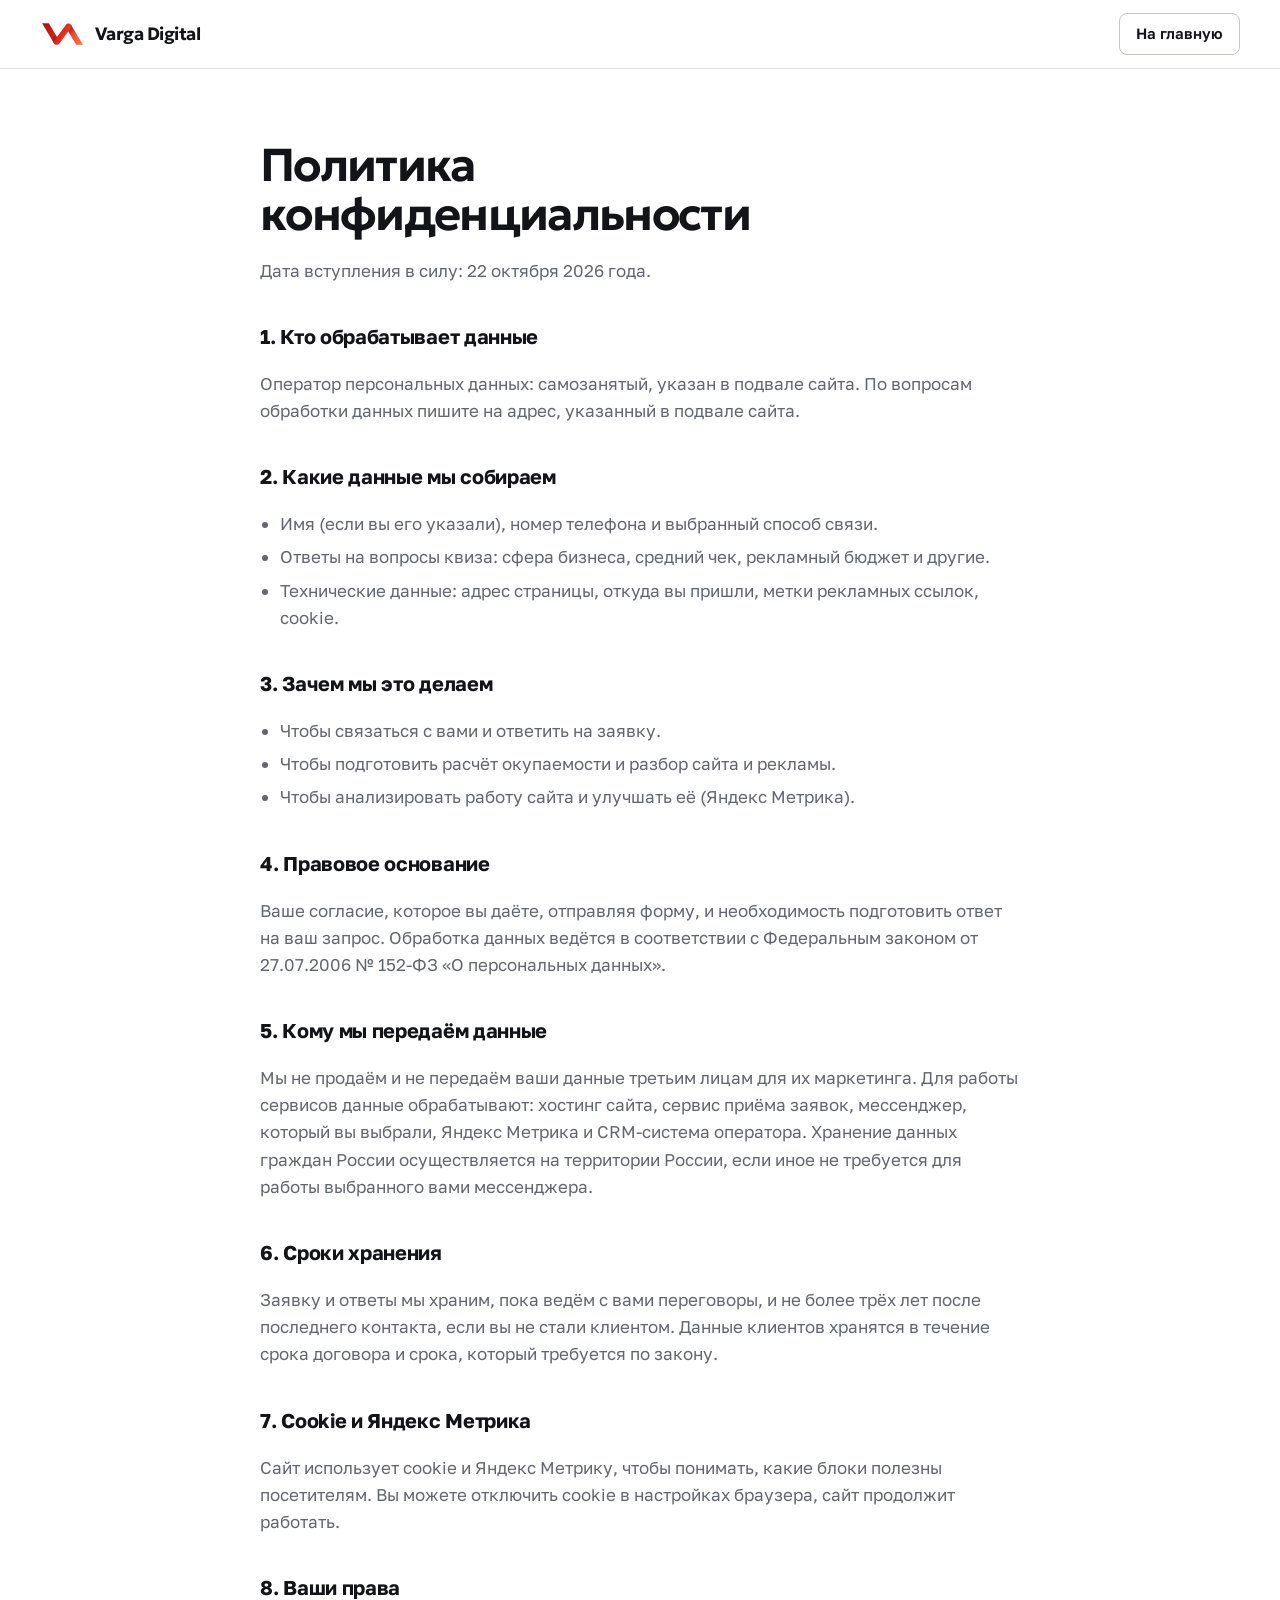
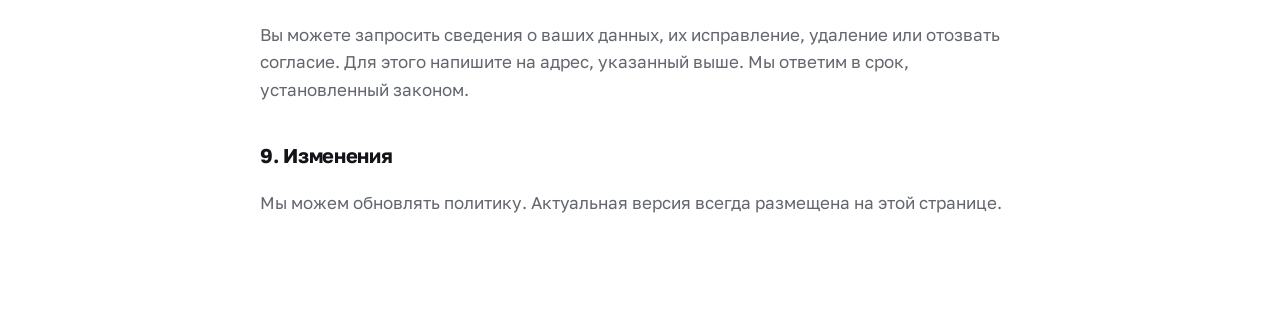
<file: privacy.html>
<!doctype html>
<html lang="ru">
<head>
  <meta charset="utf-8">
  <meta name="viewport" content="width=device-width, initial-scale=1">
  <meta name="robots" content="noindex">
  <title>Политика конфиденциальности: Varga Digital</title>
  <meta name="theme-color" content="#ffffff">
  <link rel="icon" href="img/favicon.svg" type="image/svg+xml">
  <link rel="stylesheet" href="css/tokens.css">
  <link rel="stylesheet" href="css/base.css">
  <link rel="stylesheet" href="css/layout.css">
  <style>
    .doc { max-width: 760px; padding: clamp(32px, 6vw, 72px) 0 clamp(48px, 8vw, 96px); display: grid; gap: 18px; }
    .doc h2 { font-size: 1.25rem; margin-top: 18px; letter-spacing: -0.015em; }
    .doc ul { display: grid; gap: 6px; padding-left: 20px; list-style: disc; color: var(--muted); }
    .doc p { color: var(--muted); }
    .doc a { color: var(--ink); }
  </style>
<!-- Yandex.Metrika counter -->
<script type="text/javascript">
(function(m,e,t,r,i,k,a){m[i]=m[i]||function(){(m[i].a=m[i].a||[]).push(arguments)};
m[i].l=1*new Date();for(var j=0;j<document.scripts.length;j++){if(document.scripts[j].src===r){return;}}
k=e.createElement(t),a=e.getElementsByTagName(t)[0],k.async=1,k.src=r,a.parentNode.insertBefore(k,a)})
(window,document,"script","https://mc.yandex.ru/metrika/tag.js","ym");
ym(113864185,"init",{clickmap:true,trackLinks:true,accurateTrackBounce:true,webvisor:true});
</script>
<noscript><div><img src="https://mc.yandex.ru/watch/113864185" style="position:absolute;left:-9999px;" alt=""/></div></noscript>
<!-- /Yandex.Metrika counter -->
</head>
<body>
  <header class="header">
    <div class="wrap header__row">
      <a class="logo" href="index.html" aria-label="Varga Digital, на главную">
        <img class="logo__mark" src="img/logo-mark.svg" alt="" width="45" height="24">
        <span class="logo__text">Varga Digital</span>
      </a>
      <a class="btn btn--ghost btn--sm" href="index.html">На главную</a>
    </div>
  </header>
  <main class="wrap doc">
    <h1 class="h2">Политика конфиденциальности</h1>
    <p>Дата вступления в силу: 22 октября 2026 года.</p>

    <h2>1. Кто обрабатывает данные</h2>
    <p>Оператор персональных данных: <span id="op">самозанятый, указан в подвале сайта</span>. По вопросам обработки данных пишите на <span id="mail">адрес, указанный в подвале сайта</span>.</p>

    <h2>2. Какие данные мы собираем</h2>
    <ul>
      <li>Имя (если вы его указали), номер телефона и выбранный способ связи.</li>
      <li>Ответы на вопросы квиза: сфера бизнеса, средний чек, рекламный бюджет и другие.</li>
      <li>Технические данные: адрес страницы, откуда вы пришли, метки рекламных ссылок, cookie.</li>
    </ul>

    <h2>3. Зачем мы это делаем</h2>
    <ul>
      <li>Чтобы связаться с вами и ответить на заявку.</li>
      <li>Чтобы подготовить расчёт окупаемости и разбор сайта и рекламы.</li>
      <li>Чтобы анализировать работу сайта и улучшать её (Яндекс Метрика).</li>
    </ul>

    <h2>4. Правовое основание</h2>
    <p>Ваше согласие, которое вы даёте, отправляя форму, и необходимость подготовить ответ на ваш запрос. Обработка данных ведётся в соответствии с Федеральным законом от 27.07.2006 № 152-ФЗ «О персональных данных».</p>

    <h2>5. Кому мы передаём данные</h2>
    <p>Мы не продаём и не передаём ваши данные третьим лицам для их маркетинга. Для работы сервисов данные обрабатывают: хостинг сайта, сервис приёма заявок, мессенджер, который вы выбрали, Яндекс Метрика и CRM-система оператора. Хранение данных граждан России осуществляется на территории России, если иное не требуется для работы выбранного вами мессенджера.</p>

    <h2>6. Сроки хранения</h2>
    <p>Заявку и ответы мы храним, пока ведём с вами переговоры, и не более трёх лет после последнего контакта, если вы не стали клиентом. Данные клиентов хранятся в течение срока договора и срока, который требуется по закону.</p>

    <h2>7. Cookie и Яндекс Метрика</h2>
    <p>Сайт использует cookie и Яндекс Метрику, чтобы понимать, какие блоки полезны посетителям. Вы можете отключить cookie в настройках браузера, сайт продолжит работать.</p>

    <h2>8. Ваши права</h2>
    <p>Вы можете запросить сведения о ваших данных, их исправление, удаление или отозвать согласие. Для этого напишите на адрес, указанный выше. Мы ответим в срок, установленный законом.</p>

    <h2>9. Изменения</h2>
    <p>Мы можем обновлять политику. Актуальная версия всегда размещена на этой странице.</p>
  </main>
  <script src="js/config.js"></script>
  <script>
    (function () {
      var c = window.SITE_CONFIG;
      if (c.legal) document.getElementById("op").textContent = c.legal;
      if (c.email) document.getElementById("mail").textContent = c.email;
    })();
  </script>
</body>
</html>
</file>
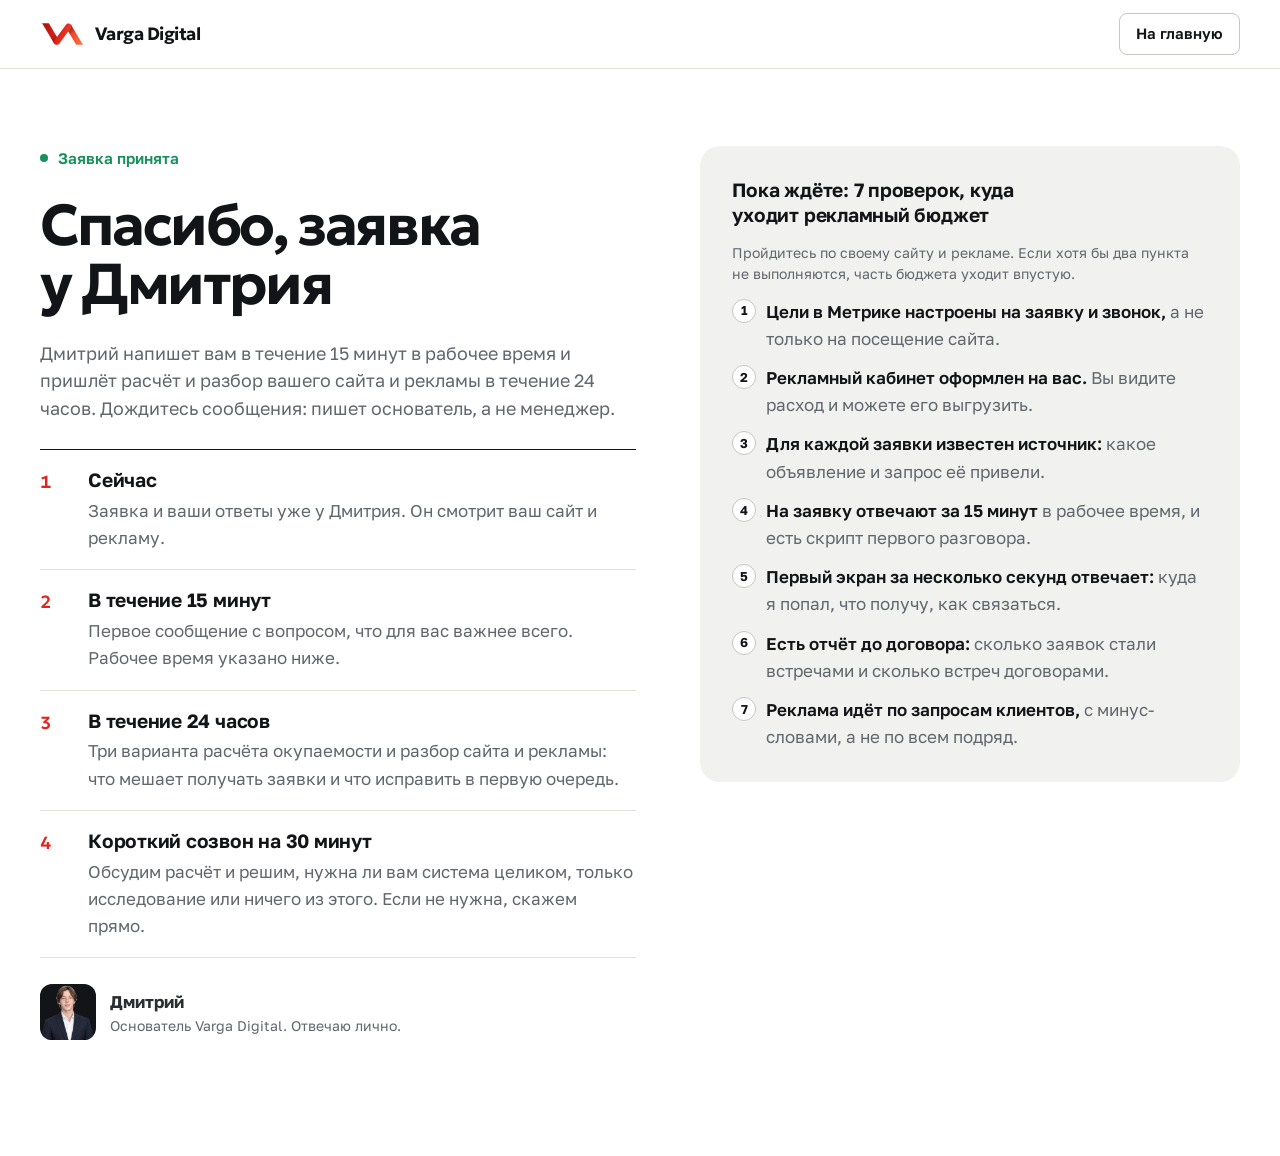
<file: thanks.html>
<!doctype html>
<html lang="ru">
<head>
  <meta charset="utf-8">
  <meta name="viewport" content="width=device-width, initial-scale=1">
  <meta name="robots" content="noindex">
  <title>Заявка принята: Varga Digital</title>
  <meta name="theme-color" content="#ffffff">
  <link rel="icon" href="img/favicon.svg" type="image/svg+xml">
  <link rel="stylesheet" href="css/tokens.css">
  <link rel="stylesheet" href="css/base.css">
  <link rel="stylesheet" href="css/layout.css">
  <link rel="stylesheet" href="css/thanks.css">
<!-- Yandex.Metrika counter -->
<script type="text/javascript">
(function(m,e,t,r,i,k,a){m[i]=m[i]||function(){(m[i].a=m[i].a||[]).push(arguments)};
m[i].l=1*new Date();for(var j=0;j<document.scripts.length;j++){if(document.scripts[j].src===r){return;}}
k=e.createElement(t),a=e.getElementsByTagName(t)[0],k.async=1,k.src=r,a.parentNode.insertBefore(k,a)})
(window,document,"script","https://mc.yandex.ru/metrika/tag.js","ym");
ym(113864185,"init",{clickmap:true,trackLinks:true,accurateTrackBounce:true,webvisor:true});
</script>
<noscript><div><img src="https://mc.yandex.ru/watch/113864185" style="position:absolute;left:-9999px;" alt=""/></div></noscript>
<!-- /Yandex.Metrika counter -->
</head>
<body>
  <svg width="0" height="0" style="position:absolute" aria-hidden="true">
    <symbol id="i-check" viewBox="0 0 20 20"><path d="M4 10.5l4 4 8-9" fill="none" stroke="currentColor" stroke-width="2" stroke-linecap="round" stroke-linejoin="round"/></symbol>
    <symbol id="i-arrow" viewBox="0 0 20 20"><path d="M4 10h11M11 5l5 5-5 5" fill="none" stroke="currentColor" stroke-width="2" stroke-linecap="round" stroke-linejoin="round"/></symbol>
  </svg>
  <header class="header">
    <div class="wrap header__row">
      <a class="logo" href="index.html" aria-label="Varga Digital, на главную">
        <img class="logo__mark" src="img/logo-mark.svg" alt="" width="45" height="24">
        <span class="logo__text">Varga Digital</span>
      </a>
      <a class="btn btn--ghost btn--sm" href="index.html">На главную</a>
    </div>
  </header>

  <main>
    <section class="thx">
      <div class="wrap thx__grid">
        <div class="thx__main">
          <p class="thx__ok">Заявка принята</p>
          <h1 class="h1 thx__h1" id="thxTitle">Спасибо, заявка у Дмитрия</h1>
          <p class="lead" id="thxLead">Дмитрий напишет вам в течение 15 минут в рабочее время и пришлёт расчёт и разбор вашего сайта и рекламы в течение 24 часов. Дождитесь сообщения: пишет основатель, а не менеджер.</p>

          <ol class="next">
            <li><h2 class="h3">Сейчас</h2><p>Заявка и ваши ответы уже у Дмитрия. Он смотрит ваш сайт и рекламу.</p></li>
            <li><h2 class="h3">В течение 15 минут</h2><p id="thxContact">Первое сообщение с вопросом, что для вас важнее всего. Рабочее время указано ниже.</p></li>
            <li><h2 class="h3">В течение 24 часов</h2><p>Три варианта расчёта окупаемости и разбор сайта и рекламы: что мешает получать заявки и что исправить в первую очередь.</p></li>
            <li><h2 class="h3">Короткий созвон на 30 минут</h2><p>Обсудим расчёт и решим, нужна ли вам система целиком, только исследование или ничего из этого. Если не нужна, скажем прямо.</p></li>
          </ol>
          <p class="small muted" id="thxHours" hidden></p>

          <div class="thx__who">
            <div class="thx__ava" id="thxAva" aria-hidden="true"><span>Д</span></div>
            <div><strong>Дмитрий</strong><p class="small muted">Основатель Varga Digital. Отвечаю лично.</p></div>
          </div>
          <div class="thx__actions" id="thxActions"></div>
        </div>

        <aside class="thx__side">
          <section class="thx__card" id="thxEstimate" hidden>
            <h2 class="h3">Ваш ориентир</h2>
            <p class="small muted" id="thxEstimateNote"></p>
            <div class="scroll-x">
              <table class="thx__table">
                <thead><tr><th></th><th>Осторожный</th><th>Базовый</th><th>Оптимистичный</th></tr></thead>
                <tbody id="thxRows"></tbody>
              </table>
            </div>
            <p class="small muted" id="thxAssump">Допущения: цена заявки 2 000 ₽ (±30%), 2% заявок становятся договорами, маржа 15%. Это оценка. Точные цифры посчитаем в разборе.</p>
            <p class="thx__rec" id="thxRec"></p>
          </section>

          <section class="thx__card">
            <h2 class="h3">Пока ждёте: 7 проверок, куда уходит рекламный бюджет</h2>
            <p class="small muted">Пройдитесь по своему сайту и рекламе. Если хотя бы два пункта не выполняются, часть бюджета уходит впустую.</p>
            <ol class="checks">
              <li><strong>Цели в Метрике настроены на заявку и звонок,</strong> а не только на посещение сайта.</li>
              <li><strong>Рекламный кабинет оформлен на вас.</strong> Вы видите расход и можете его выгрузить.</li>
              <li><strong>Для каждой заявки известен источник:</strong> какое объявление и запрос её привели.</li>
              <li><strong>На заявку отвечают за 15 минут</strong> в рабочее время, и есть скрипт первого разговора.</li>
              <li><strong>Первый экран за несколько секунд отвечает:</strong> куда я попал, что получу, как связаться.</li>
              <li><strong>Есть отчёт до договора:</strong> сколько заявок стали встречами и сколько встреч договорами.</li>
              <li><strong>Реклама идёт по запросам клиентов,</strong> с минус-словами, а не по всем подряд.</li>
            </ol>
          </section>
        </aside>
      </div>
    </section>
  </main>

  <script src="js/config.js"></script>
  <script src="js/estimate.js"></script>
  <script src="js/lead.js"></script>
  <script src="js/bind.js"></script>
  <script src="js/thanks.js"></script>
</body>
</html>
</file>
<file: css/tokens.css>
/* Токены дизайна: цвета, шрифты, размеры. Внешний вид сайта меняется здесь.
   Основа светлая, «прибор» (цена заявки и калькулятор) тёмный. Красный только на главном действии и важных цифрах.
   Фиолетовых оттенков нет. */
@font-face {
  font-family: "Geologica";
  src: url("../fonts/geologica-cyrillic-shrp-normal.woff2") format("woff2-variations");
  font-weight: 100 900;
  font-display: swap;
  unicode-range: U+0301, U+0400-045F, U+0490-0491, U+04B0-04B1, U+2116;
}
@font-face {
  font-family: "Geologica";
  src: url("../fonts/geologica-latin-shrp-normal.woff2") format("woff2-variations");
  font-weight: 100 900;
  font-display: swap;
  unicode-range: U+0000-00FF, U+0131, U+0152-0153, U+02BB-02BC, U+02C6, U+02DA, U+02DC, U+0304, U+0308, U+0329, U+2000-206F, U+20AC, U+20BD, U+2122, U+2191, U+2193, U+2212, U+2215, U+FEFF, U+FFFD;
}
@font-face {
  font-family: "Golos Text";
  src: url("../fonts/golos-text-cyrillic-wght-normal.woff2") format("woff2-variations");
  font-weight: 400 900;
  font-display: swap;
  unicode-range: U+0301, U+0400-045F, U+0490-0491, U+04B0-04B1, U+2116;
}
@font-face {
  font-family: "Golos Text";
  src: url("../fonts/golos-text-latin-wght-normal.woff2") format("woff2-variations");
  font-weight: 400 900;
  font-display: swap;
  unicode-range: U+0000-00FF, U+0131, U+0152-0153, U+02BB-02BC, U+02C6, U+02DA, U+02DC, U+0304, U+0308, U+0329, U+2000-206F, U+20AC, U+20BD, U+2122, U+2191, U+2193, U+2212, U+2215, U+FEFF, U+FFFD;
}

:root {
  /* Светлая основа */
  --bg: #ffffff;
  --bg-alt: #f1f2ef;
  --line: #dfe1dc;
  --line-strong: #c4c8c0;
  --ink: #131417;
  --text: #2b2d31;
  --muted: #62666d;
  --faint: #8d9198;

  /* Тёмный прибор */
  --dark: #131519;
  --dark-2: #1c1f24;
  --dark-3: #272b32;
  --dark-line: #323740;
  --dark-text: #eef0f2;
  --dark-muted: #9aa1ab;

  /* Красный сигнал */
  --red: #e1251b;
  --red-hover: #c81e15;
  --red-ink: #b3170f;
  --red-soft: #fdecea;
  --red-bright: #ff4a3d;
  --ok: #17905a;
  --ok-dark: #4fd08f;

  --font: "Golos Text", system-ui, -apple-system, "Segoe UI", Roboto, sans-serif;
  --display: "Geologica", "Golos Text", system-ui, sans-serif;

  --r-s: 8px;
  --r-m: 12px;
  --r-l: 20px;

  --wrap: 1240px;
  --gutter: clamp(16px, 4vw, 40px);
  --section: clamp(72px, 10vw, 136px);

  --shadow: 0 1px 2px rgba(19, 20, 23, 0.06), 0 14px 36px rgba(19, 20, 23, 0.08);
  --shadow-dark: 0 2px 4px rgba(19, 21, 25, 0.2), 0 36px 80px rgba(19, 21, 25, 0.32);
}
</file>
<file: css/base.css>
/* Сброс, типографика, кнопки, поля, общие элементы. */
*, *::before, *::after { box-sizing: border-box; }
html { scroll-behavior: smooth; -webkit-text-size-adjust: 100%; scroll-padding-top: 76px; }
body {
  margin: 0;
  background: var(--bg);
  color: var(--text);
  font-family: var(--font);
  font-size: 17px;
  line-height: 1.6;
  -webkit-font-smoothing: antialiased;
  text-rendering: optimizeLegibility;
}
img, svg { max-width: 100%; display: block; }
a { color: inherit; }
button, input, select, textarea { font: inherit; color: inherit; }
h1, h2, h3, h4, p, ul, ol, dl, dd, figure { margin: 0; }
ul, ol { padding: 0; list-style: none; }
[hidden] { display: none !important; }
:focus-visible { outline: 2px solid var(--red); outline-offset: 3px; border-radius: 4px; }

.wrap { width: 100%; max-width: calc(var(--wrap) + var(--gutter) * 2); margin: 0 auto; padding: 0 var(--gutter); }
.section { padding: var(--section) 0; }
.section--alt { background: var(--bg-alt); }
.skip { position: absolute; left: -999px; top: 8px; background: var(--red); color: #fff; padding: 10px 14px; border-radius: var(--r-s); z-index: 100; }
.skip:focus { left: 8px; }

/* Типографика: заголовки Geologica с лёгкой заострённостью, текст Golos */
h1, h2, h3 { text-wrap: balance; color: var(--ink); }
.h1, .h2, .num { font-family: var(--display); font-variation-settings: "SHRP" 40; }
.h1 { font-size: clamp(2.3rem, 5vw, 4.25rem); line-height: 1.02; font-weight: 640; letter-spacing: -0.042em; }
.h2 { font-size: clamp(1.85rem, 3.6vw, 3.1rem); line-height: 1.06; font-weight: 620; letter-spacing: -0.036em; max-width: 20ch; }
.h3 { font-size: clamp(1.1rem, 1.5vw, 1.3rem); line-height: 1.3; font-weight: 650; letter-spacing: -0.012em; }
.lead { font-size: clamp(1.06rem, 1.4vw, 1.22rem); line-height: 1.55; color: var(--muted); max-width: 56ch; }
.muted { color: var(--muted); }
.small { font-size: .875rem; line-height: 1.5; }
.num { font-variant-numeric: tabular-nums; letter-spacing: -0.03em; }

/* Шапка секции: заголовок слева, пояснение справа на широком экране */
.head { display: grid; gap: 18px; margin-bottom: clamp(40px, 6vw, 72px); }
@media (min-width: 980px) {
  .head { grid-template-columns: minmax(0, 1.1fr) minmax(0, 0.9fr); align-items: end; gap: 64px; }
  .head .lead { justify-self: end; }
}

/* Кнопки */
.btn {
  display: inline-flex; align-items: center; justify-content: center; gap: 10px;
  min-height: 54px; padding: 0 26px;
  border: 1px solid transparent; border-radius: var(--r-m);
  font-weight: 600; font-size: 1rem; letter-spacing: -0.005em; line-height: 1.2;
  text-decoration: none; cursor: pointer; text-align: center;
  transition: background-color .16s ease, border-color .16s ease, color .16s ease, transform .16s ease;
}
.btn:active { transform: translateY(1px); }
.btn--primary { background: var(--red); color: #fff; }
.btn--primary:hover { background: var(--red-hover); }
.btn--dark { background: var(--ink); color: #fff; }
.btn--dark:hover { background: #2a2c31; }
.btn--ghost { background: transparent; border-color: var(--line-strong); color: var(--ink); }
.btn--ghost:hover { border-color: var(--ink); }
.btn--sm { min-height: 42px; padding: 0 16px; font-size: .93rem; border-radius: var(--r-s); }
.btn--block { width: 100%; }
.btn .arr { width: 18px; height: 18px; flex: none; }
.link { color: var(--ink); text-decoration: underline; text-decoration-color: var(--line-strong); text-underline-offset: 4px; font-weight: 550; }
.link:hover { text-decoration-color: var(--red); }

/* Поля ввода (светлые) */
.field { display: grid; gap: 8px; margin: 0; padding: 0; border: 0; min-width: 0; }
.field > span, .field > legend { font-size: .9rem; color: var(--muted); padding: 0; }
.field input:not([type="radio"]):not([type="range"]), .field select {
  width: 100%; min-height: 52px; padding: 0 16px;
  background: var(--bg); border: 1px solid var(--line-strong); border-radius: var(--r-s);
  font-size: 1.05rem; font-variant-numeric: tabular-nums; transition: border-color .15s, box-shadow .15s;
}
.field input:hover, .field select:hover { border-color: var(--muted); }
.field input:focus, .field select:focus { outline: none; border-color: var(--ink); box-shadow: 0 0 0 3px rgba(19, 20, 23, .1); }
select { cursor: pointer; appearance: none; -webkit-appearance: none; background-image: url("data:image/svg+xml,%3Csvg xmlns='http://www.w3.org/2000/svg' width='14' height='14' viewBox='0 0 20 20'%3E%3Cpath d='M5 8l5 5 5-5' fill='none' stroke='%2362666d' stroke-width='2' stroke-linecap='round' stroke-linejoin='round'/%3E%3C/svg%3E"); background-repeat: no-repeat; background-position: right 16px center; padding-right: 44px !important; }

/* Сегменты (радио в виде кнопок) */
.seg { position: relative; display: inline-flex; }
.seg input { position: absolute; opacity: 0; inset: 0; cursor: pointer; margin: 0; }
.seg span { display: inline-flex; align-items: center; min-height: 44px; padding: 0 16px; border: 1px solid var(--line-strong); border-radius: var(--r-s); font-size: .95rem; transition: border-color .15s, background-color .15s, color .15s; }
.seg input:checked + span { background: var(--ink); border-color: var(--ink); color: #fff; }
.seg input:focus-visible + span { outline: 2px solid var(--red); outline-offset: 2px; }
.seg:hover span { border-color: var(--ink); }

/* Списки с галочками */
.ticks { display: grid; gap: 10px; }
.ticks li { position: relative; padding-left: 28px; }
.ticks li::before { content: ""; position: absolute; left: 2px; top: .5em; width: 14px; height: 8px; border-left: 2px solid var(--red); border-bottom: 2px solid var(--red); transform: rotate(-45deg); transform-origin: 30% 50%; }

.scroll-x { overflow-x: auto; -webkit-overflow-scrolling: touch; }

@media (prefers-reduced-motion: reduce) {
  html { scroll-behavior: auto; }
  *, *::before, *::after { animation-duration: .001ms !important; animation-iteration-count: 1 !important; transition-duration: .001ms !important; }
}
</file>
<file: css/layout.css>
/* Шапка, первый экран, финальный блок, подвал, плавающие элементы. */

/* Шапка */
.header { position: sticky; top: 0; z-index: 50; background: rgba(255, 255, 255, 0.9); backdrop-filter: blur(12px); -webkit-backdrop-filter: blur(12px); border-bottom: 1px solid var(--line); }
.header__row { display: flex; align-items: center; justify-content: space-between; gap: 20px; min-height: 68px; }
.logo { display: inline-flex; align-items: center; gap: 10px; text-decoration: none; color: var(--ink); }
.logo__mark { width: auto; height: 24px; flex: none; }
.logo__text { font-family: var(--display); font-variation-settings: "SHRP" 40; font-weight: 650; font-size: 1.12rem; letter-spacing: -0.03em; }
.nav { display: none; gap: 30px; font-size: .95rem; }
.nav a { text-decoration: none; color: var(--muted); transition: color .15s; }
.nav a:hover { color: var(--ink); }
@media (min-width: 960px) { .nav { display: flex; } }
@media (max-width: 400px) { .header__cta { padding: 0 12px; font-size: .86rem; } }

/* Первый экран */
.hero { padding: clamp(40px, 6vw, 88px) 0 0; }
.hero__grid { display: grid; gap: clamp(36px, 5vw, 64px); align-items: start; }
@media (min-width: 1020px) { .hero__grid { grid-template-columns: minmax(0, 1.2fr) minmax(400px, 0.8fr); align-items: center; } }
.hero__copy { display: grid; gap: 26px; justify-items: start; }
.hero__copy .h1 { max-width: 15ch; }
.hero__price { display: inline-flex; align-items: center; gap: 10px; font-size: .95rem; color: var(--muted); }
.hero__price::before { content: ""; width: 8px; height: 8px; border-radius: 50%; background: var(--red); flex: none; }
.hero__price strong { color: var(--ink); font-weight: 600; }
.hero__actions { display: flex; flex-wrap: wrap; align-items: center; gap: 14px 24px; }
@media (max-width: 560px) { .hero__actions .btn { width: 100%; } }
.hero__note { max-width: 54ch; color: var(--faint); }

.facts { display: grid; margin-top: clamp(48px, 6vw, 80px); border-top: 1px solid var(--line); border-bottom: 1px solid var(--line); }
@media (min-width: 900px) { .facts { grid-template-columns: repeat(3, 1fr); } }
.facts li { display: grid; grid-template-columns: 22px 1fr; gap: 12px; padding: 20px 0; font-size: .98rem; color: var(--ink); }
.facts li + li { border-top: 1px solid var(--line); }
@media (min-width: 900px) {
  .facts li { padding: 24px 28px; }
  .facts li:first-child { padding-left: 0; }
  .facts li + li { border-top: 0; border-left: 1px solid var(--line); }
}
.facts svg { width: 20px; height: 20px; color: var(--red); margin-top: 3px; }

/* Для кого */
.who { padding: clamp(28px, 4vw, 40px) 0; }
.who__row { display: grid; gap: 16px; }
@media (min-width: 980px) { .who__row { grid-template-columns: auto 1fr; align-items: center; gap: 40px; } }
.who__title { font-weight: 600; color: var(--ink); font-size: 1.05rem; }
.who__list { display: flex; flex-wrap: wrap; gap: 8px; }
.tile { position: relative; padding: 7px 14px; border-radius: 999px; background: var(--bg-alt); font-size: .93rem; color: var(--text); }
/* Когда фото ниш загружены: ряд карточек с подписью поверх фото */
.who__list.has-photos { display: grid; grid-template-columns: repeat(2, 1fr); gap: 10px; }
@media (min-width: 700px) { .who__list.has-photos { grid-template-columns: repeat(5, 1fr); } }
.tile.has-photo { padding: 0; border-radius: var(--r-m); overflow: hidden; aspect-ratio: 3 / 4; background: var(--ink); }
.tile.has-photo img { width: 100%; height: 100%; object-fit: cover; }
.tile.has-photo .tile__label { position: absolute; left: 0; right: 0; bottom: 0; padding: 40px 14px 12px; color: #fff; font-weight: 600; line-height: 1.3; background: linear-gradient(transparent, rgba(19, 20, 23, .78)); }
.who__list.has-photos .tile.no-photo { border-radius: var(--r-m); display: flex; align-items: flex-end; padding: 14px; aspect-ratio: 3 / 4; font-weight: 600; background: var(--red); color: #fff; line-height: 1.3; }

/* Финальный блок */
.final { padding: clamp(72px, 10vw, 128px) 0; background: var(--dark); color: var(--dark-text); }
.final__row { display: grid; gap: 32px; justify-items: start; }
@media (min-width: 980px) { .final__row { grid-template-columns: 1fr auto; align-items: end; gap: 64px; } }
.final .h2 { color: #fff; max-width: 22ch; }
.final p { color: var(--dark-muted); margin-top: 18px; max-width: 52ch; }

/* Подвал */
.footer { padding: 56px 0 44px; background: var(--bg); border-top: 1px solid var(--line); }
.footer__grid { display: grid; gap: 32px; }
@media (min-width: 900px) { .footer__grid { grid-template-columns: 1.3fr 1fr 1fr; } }
.footer__brand { display: grid; gap: 14px; justify-items: start; align-content: start; }
.footer__nav, .footer__contacts { display: grid; gap: 10px; align-content: start; font-size: .95rem; }
.footer__nav a, .footer__contacts a { text-decoration: none; color: var(--muted); }
.footer__nav a:hover, .footer__contacts a:hover { color: var(--ink); }
.footer__contacts:empty { display: none; }

/* Липкая кнопка на телефоне: закреплённая панель после первого экрана, не всплывающее окно */
.sticky { position: fixed; left: 0; right: 0; bottom: 0; z-index: 40; padding: 10px var(--gutter) calc(10px + env(safe-area-inset-bottom)); background: rgba(255, 255, 255, 0.95); backdrop-filter: blur(10px); border-top: 1px solid var(--line); }
@media (min-width: 900px) { .sticky { display: none !important; } }

.cookie { position: fixed; left: 12px; right: 12px; bottom: 12px; z-index: 60; display: flex; gap: 12px; align-items: center; justify-content: space-between; padding: 10px 10px 10px 16px; background: var(--bg); border: 1px solid var(--line); border-radius: var(--r-m); box-shadow: var(--shadow); max-width: 420px; font-size: .85rem; color: var(--text); }
.cookie a { color: var(--ink); }
.cookie.is-up { bottom: 84px; }
@media (max-width: 899px) { .cookie.is-quiet { display: none; } }
@media (min-width: 900px) { .cookie { left: auto; right: 20px; bottom: 20px; } .cookie.is-up { bottom: 20px; } }
.who__row:has(.who__list.has-photos) { grid-template-columns: 1fr; }

/* Акцент в заголовке: красная плашка за ключевой фразой */
.mark { color: #fff; background-color: transparent; background-image: linear-gradient(var(--red), var(--red)); background-repeat: no-repeat; background-size: 100% 100%; padding: 0 .18em .03em; margin: 0 -.04em; border-radius: .18em; -webkit-box-decoration-break: clone; box-decoration-break: clone; }
.hero .h1 { line-height: 1.12; }

/* Доказательство под кнопкой первого экрана */
.hero__proof { margin-top: 18px; font-size: .95rem; color: var(--muted); }
.hero__proof strong { color: var(--ink); font-weight: 600; }
.hero__proof a { color: var(--ink); text-decoration: underline; text-decoration-color: var(--red); text-underline-offset: 4px; font-weight: 550; }
</file>
<file: css/thanks.css>
/* Страница «Спасибо»: прогрев после заявки. Светлая основа, ориентир окупаемости в тёмном блоке. */
.thx { padding: clamp(40px, 6vw, 88px) 0 clamp(64px, 9vw, 120px); }
.thx__grid { display: grid; gap: clamp(36px, 5vw, 64px); }
@media (min-width: 980px) { .thx__grid { grid-template-columns: minmax(0, 1.05fr) minmax(0, 0.95fr); align-items: start; } }
.thx__main { display: grid; gap: 26px; justify-items: start; }
.thx__ok { display: inline-flex; align-items: center; gap: 10px; font-size: .95rem; font-weight: 600; color: var(--ok); }
.thx__ok::before { content: ""; width: 8px; height: 8px; border-radius: 50%; background: var(--ok); }
.thx__h1 { font-size: clamp(2.2rem, 4.6vw, 3.6rem); max-width: 14ch; }

.next { display: grid; counter-reset: n; width: 100%; border-top: 1px solid var(--ink); }
.next li { position: relative; display: grid; gap: 4px; padding: 18px 0 18px 48px; border-bottom: 1px solid var(--line); }
.next li::before { counter-increment: n; content: counter(n); position: absolute; left: 0; top: 18px; font-family: var(--display); font-weight: 600; font-size: 1.1rem; color: var(--red); font-variant-numeric: tabular-nums; }
.next p { color: var(--muted); max-width: 52ch; }

.thx__who { display: grid; grid-template-columns: 56px 1fr; gap: 14px; align-items: center; width: 100%; max-width: 440px; }
.thx__ava { width: 56px; height: 56px; border-radius: var(--r-m); overflow: hidden; display: grid; place-items: center; background: var(--ink); color: #fff; font-family: var(--display); font-weight: 600; font-size: 1.5rem; }
.thx__ava img { width: 100%; height: 100%; object-fit: cover; }
.thx__actions { display: flex; flex-wrap: wrap; gap: 10px; }
.thx__actions:empty { display: none; }

.thx__side { display: grid; gap: 20px; }
.thx__card { display: grid; gap: 14px; padding: clamp(22px, 3vw, 32px); border-radius: var(--r-l); background: var(--bg-alt); }
#thxEstimate { background: var(--dark); color: var(--dark-text); }
#thxEstimate .h3 { color: #fff; }
#thxEstimate .muted, #thxEstimate .small { color: var(--dark-muted); }
.thx__table { width: 100%; min-width: 440px; border-collapse: collapse; font-size: .95rem; }
.thx__table th, .thx__table td { padding: 10px 8px; border-bottom: 1px solid var(--dark-line); font-weight: 400; }
.thx__table thead th { font-size: .8rem; color: var(--dark-muted); text-align: right; }
.thx__table tbody th { text-align: left; color: var(--dark-muted); }
.thx__table td { text-align: right; font-weight: 600; color: #fff; font-variant-numeric: tabular-nums; white-space: nowrap; }
.thx__table td.is-neg { color: var(--dark-muted); }
.thx__rec { padding: 14px 16px; border-radius: var(--r-s); background: var(--dark-2); border-left: 3px solid var(--red-bright); color: var(--dark-text); }

.checks { display: grid; gap: 12px; counter-reset: ch; }
.checks li { position: relative; padding-left: 34px; color: var(--muted); }
.checks li strong { color: var(--ink); font-weight: 600; }
.checks li::before { counter-increment: ch; content: counter(ch); position: absolute; left: 0; top: 1px; width: 24px; height: 24px; border-radius: 50%; display: grid; place-items: center; font-size: .8rem; font-weight: 650; background: var(--bg); color: var(--ink); border: 1px solid var(--line-strong); }
</file>
